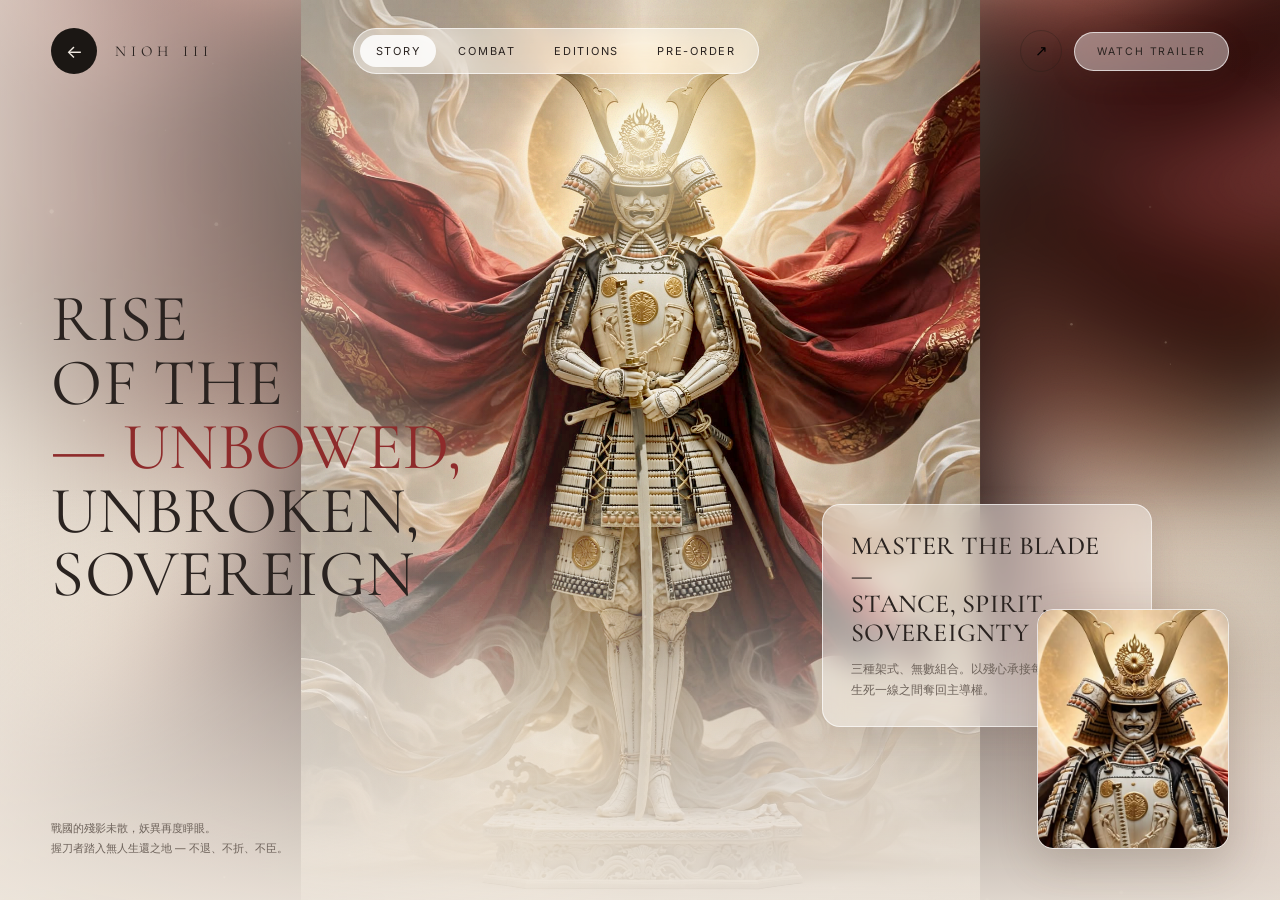
<file: docs/hero-redesign/hero-demo.html>
<!doctype html>
<html lang="zh-Hant">
<head>
<meta charset="utf-8">
<meta name="viewport" content="width=device-width,initial-scale=1">
<title>Nioh 3 — Hero 效果（武士版）</title>
<link rel="preconnect" href="https://fonts.googleapis.com">
<link rel="preconnect" href="https://fonts.gstatic.com" crossorigin>
<link href="https://fonts.googleapis.com/css2?family=Cormorant+Garamond:wght@300;400;500;600&family=Inter:wght@300;400;500&display=swap" rel="stylesheet">
<style>
:root{
  --ivory:#EFE7DD;      /* 底色：暖象牙白，貼近主視覺的霧面米色 */
  --ivory-2:#E4D9CC;
  --ink:#2A2320;        /* 主文字：接近黑的暖棕 */
  --ink-soft:#6E635B;
  --gold:#B8912F;
  --gold-lt:#E3C97E;
  --crimson:#8E2B2B;    /* 取自斗篷，第二重音色 */
  --glass:rgba(255,255,255,.42);
  --glass-line:rgba(255,255,255,.65);
  --ease:cubic-bezier(.22,1,.36,1);
}
*{box-sizing:border-box;margin:0;padding:0}
html,body{height:100%}
body{
  background:var(--ivory);
  color:var(--ink);
  font-family:Inter,-apple-system,"Noto Sans TC",sans-serif;
  overflow-x:hidden;
  -webkit-font-smoothing:antialiased;
}

/* ============ 舞台 ============ */
.stage{position:relative;min-height:100svh;overflow:hidden;isolation:isolate}

/* 1a) 背景牆：同一張圖放大＋重模糊，負責把任何螢幕比例填滿 */
.hero-wall{
  position:absolute;inset:-12%;opacity:0;animation:heroIn 1700ms var(--ease) 100ms forwards;
  background:url("../../static/hero-samurai.webp") center/cover no-repeat;
  filter:blur(46px) saturate(.72) brightness(1.06);
  transform:scale(1.15);will-change:transform;
}
/* 1b) 人物層：contain 保證頭跟基座都不會被切掉 */
.hero-img{
  position:absolute;inset:0;
  background:url("../../static/hero-samurai.webp") center 50%/contain no-repeat;
  will-change:transform,filter,opacity;
  transform:scale(1.14);
  filter:blur(20px) saturate(.88);
  opacity:0;
  animation:heroIn 1700ms var(--ease) 100ms forwards;
}
@keyframes heroIn{to{opacity:1}}
.hero-img{animation-name:heroIn,heroSharpen}
@keyframes heroSharpen{to{filter:blur(0) saturate(1)}}

/* 2) 光暈：皇冠後方緩慢呼吸的暖光 */
.halo{
  position:absolute;left:50%;top:17%;width:30vmin;aspect-ratio:1;
  translate:-50% -50%;border-radius:50%;
  background:radial-gradient(circle,rgba(255,236,196,.85) 0%,rgba(255,228,175,.25) 38%,transparent 68%);
  mix-blend-mode:screen;pointer-events:none;
  animation:breathe 7s ease-in-out infinite;
}
@keyframes breathe{0%,100%{opacity:.55;transform:scale(1)}50%{opacity:1;transform:scale(1.09)}}

/* 3) 金色掃光 —— 斜向流過整個畫面，是「貴」的關鍵 */
.sweep{
  position:absolute;inset:-30%;pointer-events:none;mix-blend-mode:soft-light;
  background:linear-gradient(105deg,transparent 42%,rgba(255,236,190,.9) 50%,transparent 58%);
  animation:sweep 9s linear infinite;
}
@keyframes sweep{0%{transform:translateX(-60%)}100%{transform:translateX(60%)}}

/* 4) 粒子 canvas：緩慢飄落的光塵 */
#motes{position:absolute;inset:0;pointer-events:none;mix-blend-mode:screen}

/* 4b) 文字遮罩 —— 讓深色標題不必跟白色盔甲的紋理打架 */
.scrim{position:absolute;inset:0;pointer-events:none;z-index:2;
  background:
    linear-gradient(to top,   rgba(239,231,221,.92) 0%, rgba(239,231,221,.55) 22%, transparent 46%),
    linear-gradient(to right, rgba(239,231,221,.80) 0%, rgba(239,231,221,.35) 26%, transparent 48%);}

/* 5) 暗角 + 顆粒，把 AI 圖壓成「印刷品」質感 */
.vignette{position:absolute;inset:0;pointer-events:none;
  background:radial-gradient(120% 90% at 50% 40%,transparent 52%,rgba(80,64,50,.20) 100%);}
.grain{position:absolute;inset:0;pointer-events:none;opacity:.22;mix-blend-mode:multiply;
  background-image:url("data:image/svg+xml;utf8,<svg xmlns='http://www.w3.org/2000/svg' width='160' height='160'><filter id='n'><feTurbulence type='fractalNoise' baseFrequency='.85' numOctaves='3'/></filter><rect width='160' height='160' filter='url(%23n)' opacity='.5'/></svg>");}

/* ============ 介面層 ============ */
.ui{position:relative;z-index:5;min-height:100svh;padding:28px clamp(20px,4vw,56px) 36px;
    display:grid;grid-template-rows:auto 1fr auto;gap:24px}

/* 玻璃通用 */
.glass{background:var(--glass);backdrop-filter:blur(14px) saturate(1.3);
  -webkit-backdrop-filter:blur(14px) saturate(1.3);
  border:1px solid var(--glass-line);box-shadow:0 8px 30px rgba(90,72,55,.10)}

/* 頂列 */
.topbar{display:flex;align-items:center;gap:18px}
.back{width:46px;height:46px;border-radius:50%;background:#1B1714;color:#F1EAE3;
  display:grid;place-items:center;font-size:18px;flex:0 0 auto;
  transition:transform .5s var(--ease)}
.back:hover{transform:translateX(-4px)}
.wordmark{font-family:"Cormorant Garamond",serif;font-size:15px;letter-spacing:.34em;
  text-transform:uppercase;white-space:nowrap}
.nav{margin-inline:auto;display:flex;gap:6px;padding:6px;border-radius:999px}
.nav a{font-size:11px;letter-spacing:.16em;text-transform:uppercase;text-decoration:none;
  color:var(--ink);padding:9px 16px;border-radius:999px;transition:background .35s,color .35s}
.nav a.is-on,.nav a:hover{background:rgba(255,255,255,.85)}
.top-right{display:flex;align-items:center;gap:12px;margin-left:auto}
.iconbtn{width:42px;height:42px;border-radius:50%;display:grid;place-items:center;
  border:1px solid rgba(40,32,26,.35);background:transparent;font-size:15px;cursor:pointer;
  transition:background .4s,color .4s,transform .4s var(--ease)}
.iconbtn:hover{background:var(--ink);color:var(--ivory);transform:rotate(45deg)}
.pill{padding:12px 22px;border-radius:999px;font-size:10.5px;letter-spacing:.18em;
  text-transform:uppercase;cursor:pointer;white-space:nowrap}

/* 標題：逐行 mask reveal */
.headline{font-family:"Cormorant Garamond",serif;font-weight:400;
  font-size:clamp(30px,5.2vw,88px);line-height:.96;letter-spacing:.005em;
  text-transform:uppercase;width:fit-content;align-self:center}
.line{display:block;overflow:hidden;padding-right:.08em}
.line > span{display:block;transform:translateY(112%);
  animation:lineUp 1100ms var(--ease) forwards}
@keyframes lineUp{to{transform:translateY(0)}}
.dim{color:var(--crimson)}

/* 右側玻璃卡 */
.card{z-index:6;position:absolute;right:clamp(20px,10vw,140px);top:56%;max-width:330px;
  padding:26px 28px;border-radius:18px;opacity:0;transform:translateY(26px);
  animation:fadeUp 1100ms var(--ease) 1250ms forwards}
.card h2{font-family:"Cormorant Garamond",serif;font-weight:500;font-size:26px;
  line-height:1.12;text-transform:uppercase;letter-spacing:.01em;margin-bottom:12px}
.card p{font-size:11.5px;line-height:1.75;color:var(--ink-soft)}
@keyframes fadeUp{to{opacity:1;transform:translateY(0)}}

/* 右下：同一張圖裁切成金色特寫小卡 */
.detail{z-index:6;position:absolute;right:clamp(20px,4vw,56px);bottom:clamp(20px,4vw,56px);
  width:clamp(140px,15vw,210px);aspect-ratio:4/5;border-radius:16px;overflow:hidden;
  border:1px solid var(--glass-line);box-shadow:0 14px 40px rgba(90,72,55,.22);
  opacity:0;transform:translateY(26px);
  animation:fadeUp 1100ms var(--ease) 1450ms forwards}
.detail i{position:absolute;inset:0;display:block;
  background:url("../../static/hero-samurai.webp") 50% 12%/300% no-repeat;
  transition:transform 1.2s var(--ease)}
.detail:hover i{transform:scale(1.12)}

/* 底列小字 */
.footline{display:flex;justify-content:space-between;align-items:flex-end;gap:30px;
  font-size:10.5px;line-height:1.85;color:var(--ink-soft);max-width:100%}
.footline p{max-width:46ch;padding-bottom:6px;opacity:0;animation:fadeUp 1000ms var(--ease) 1550ms forwards}

@media (orientation:portrait){
  /* 圖本身就是 3:4，直式螢幕直接鋪滿最好看 */
  .hero-img{background-size:cover;background-position:center 42%}
  .halo{top:13%;width:42vmin}
}
@media (max-width:1100px){
  .nav,.card{display:none}
  .headline{max-width:100%;align-self:end}
}
@media (prefers-reduced-motion:reduce){
  *,*::before,*::after{animation-duration:.01ms!important;animation-iteration-count:1!important;
    transition-duration:.01ms!important}
  .hero-img,.hero-wall{opacity:1;transform:none}
  .hero-wall{filter:blur(46px) saturate(.72) brightness(1.06)}
  .line>span,.card,.detail,.footline p{transform:none;opacity:1}
}
</style>
</head>
<body>
<main class="stage" id="stage">
  <div class="hero-wall" id="heroWall"></div>
  <div class="hero-img" id="heroImg"></div>
  <div class="halo"   id="halo"></div>
  <div class="sweep"></div>
  <canvas id="motes"></canvas>
  <div class="scrim"></div>
  <div class="vignette"></div>
  <div class="grain"></div>

  <div class="ui" id="ui">
    <header class="topbar">
      <div class="back">&#8592;</div>
      <div class="wordmark">NIOH&nbsp;III</div>
      <nav class="nav glass">
        <a href="#" class="is-on">Story</a><a href="#">Combat</a>
        <a href="#">Editions</a><a href="#">Pre-order</a>
      </nav>
      <div class="top-right">
        <button class="iconbtn">&#8599;</button>
        <div class="pill glass">Watch&nbsp;trailer</div>
      </div>
    </header>

    <h1 class="headline" id="headline">
      <span class="line"><span style="animation-delay:.55s">Rise</span></span>
      <span class="line"><span style="animation-delay:.68s">of&nbsp;the</span></span>
      <span class="line"><span style="animation-delay:.81s" class="dim">— Unbowed,</span></span>
      <span class="line"><span style="animation-delay:.94s">Unbroken,</span></span>
      <span class="line"><span style="animation-delay:1.07s">Sovereign</span></span>
    </h1>

    <div class="footline">
      <p>戰國的殘影未散，妖異再度睜眼。<br>握刀者踏入無人生還之地 — 不退、不折、不臣。</p>
    </div>
  </div>

  <aside class="card glass" id="card">
    <h2>Master the blade —<br>Stance, Spirit,<br>Sovereignty</h2>
    <p>三種架式、無數組合。以殘心承接每一次交鋒，
       在生死一線之間奪回主導權。</p>
  </aside>

  <figure class="detail" id="detail"><i></i></figure>
</main>

<script>
(() => {
  const reduce = matchMedia('(prefers-reduced-motion: reduce)').matches;

  /* ---------- 滑鼠視差：多層不同深度，用 lerp 讓它有重量感 ---------- */
  const layers = [
    { el: document.getElementById('heroWall'),d: 5 },   // 背景走最慢
    { el: document.getElementById('heroImg'), d: 18 },
    { el: document.getElementById('halo'),    d: 18 },  // 跟人物同步，日輪才不會脫節
    { el: document.getElementById('headline'),d: -8 },
    { el: document.getElementById('card'),    d: -16 },
    { el: document.getElementById('detail'),  d: -22 },
  ].filter(l => l.el);

  let tx = 0, ty = 0, cx = 0, cy = 0, scrollT = 0, t0 = 0;
  const hero = document.getElementById('heroImg');

  if (!reduce) {
    addEventListener('pointermove', e => {
      tx = (e.clientX / innerWidth  - .5) * 2;   // -1 .. 1
      ty = (e.clientY / innerHeight - .5) * 2;
    }, { passive: true });

    addEventListener('scroll', () => {
      scrollT = Math.min(scrollY / innerHeight, 1);
    }, { passive: true });

    const easeOut = p => 1 - Math.pow(1 - p, 3);

    const tick = now => {
      if (!t0) t0 = now;
      // 進場：1.14 -> 1.00 的推近，跟 CSS 的 blur 淡入同時發生
      const intro = easeOut(Math.min((now - t0 - 100) / 1700, 1));
      const introScale = 1.14 - .14 * Math.max(intro, 0);

      cx += (tx - cx) * .055;                    // lerp = 慣性
      cy += (ty - cy) * .055;

      for (const { el, d } of layers) {
        const wall = el.id === 'heroWall';
        const extra = (el === hero || wall)
          ? ` scale(${(wall ? 1.15 : 1) * (introScale + scrollT * .12)})`
          : ` translateY(${-scrollT * 90}px)`;       // 介面往上飄
        el.style.transform = `translate3d(${cx * d}px, ${cy * d}px, 0)` + extra;
      }
      requestAnimationFrame(tick);
    };
    requestAnimationFrame(tick);
  }

  /* ---------- 光塵粒子 ---------- */
  const cv = document.getElementById('motes'), ctx = cv.getContext('2d');
  let motes = [], W = 0, H = 0;
  const resize = () => {
    const r = devicePixelRatio || 1;
    W = cv.width  = innerWidth  * r;
    H = cv.height = innerHeight * r;
    cv.style.width = innerWidth + 'px';
    cv.style.height = innerHeight + 'px';
    const n = Math.round(innerWidth / 26);
    motes = Array.from({ length: n }, () => ({
      x: Math.random() * W, y: Math.random() * H,
      r: (Math.random() * 1.8 + .5) * r,
      vy: (Math.random() * .22 + .06) * r,
      vx: (Math.random() - .5) * .12 * r,
      a: Math.random() * .32 + .10,
      ph: Math.random() * Math.PI * 2,
    }));
  };
  resize(); addEventListener('resize', resize);

  if (!reduce) (function draw(t) {
    ctx.clearRect(0, 0, W, H);
    for (const m of motes) {
      m.y += m.vy; m.x += m.vx + Math.sin(t / 1800 + m.ph) * .18;
      if (m.y > H + 8) { m.y = -8; m.x = Math.random() * W; }
      const tw = m.a * (.62 + .38 * Math.sin(t / 900 + m.ph));   // 閃爍
      ctx.beginPath();
      ctx.fillStyle = `rgba(255,242,214,${tw})`;
      ctx.shadowBlur = 6; ctx.shadowColor = 'rgba(255,226,168,.9)';
      ctx.arc(m.x, m.y, m.r, 0, 6.284);
      ctx.fill();
    }
    requestAnimationFrame(draw);
  })(0);
})();
</script>
</body>
</html>
</file>
